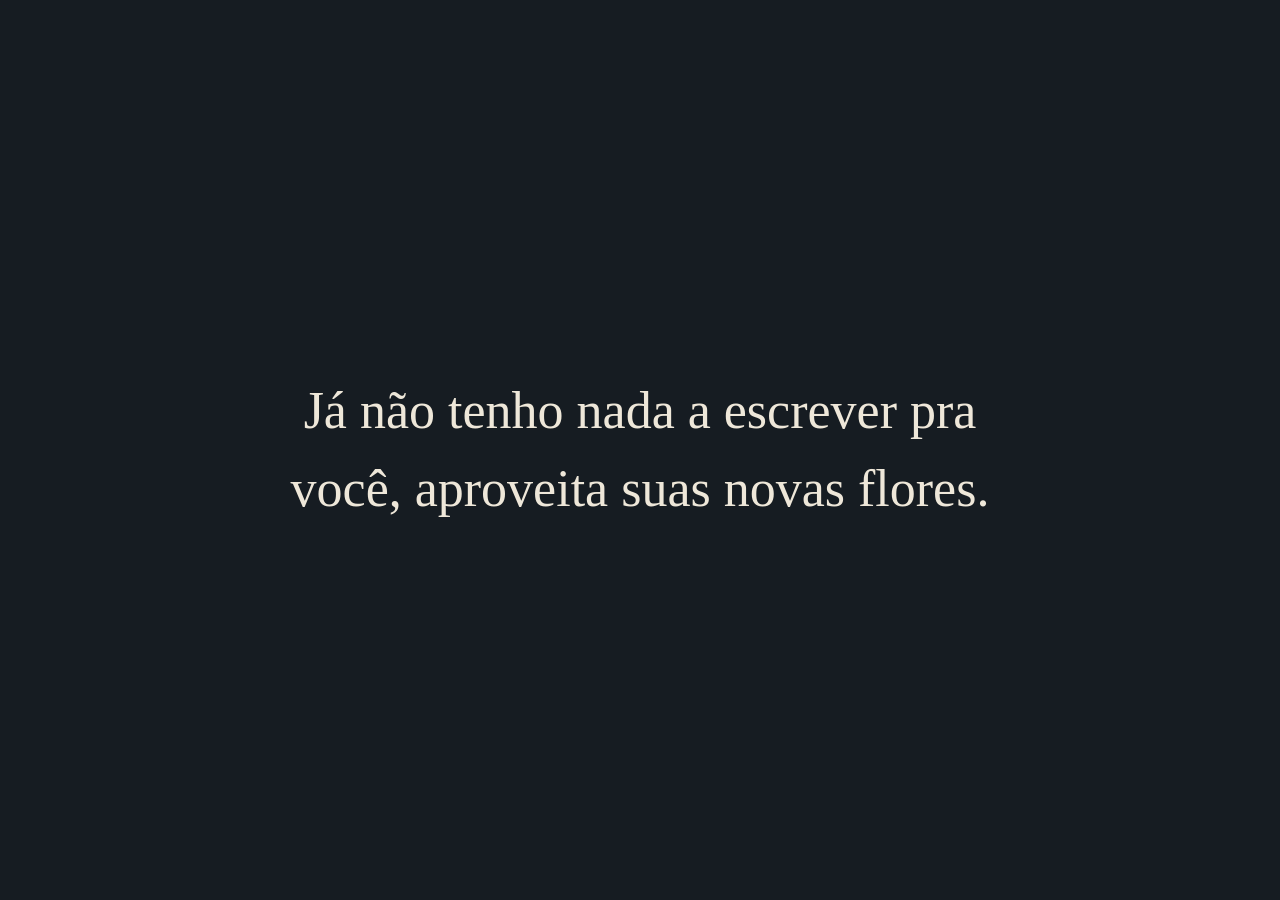
<file: index.html>
<!doctype html>
<html lang="pt-BR">
<head>
  <meta charset="utf-8">
  <meta name="viewport" content="width=device-width, initial-scale=1">
  <meta name="robots" content="noindex, nofollow">
  <meta name="theme-color" content="#161c22">
  <title>Entre linhas</title>
  <style>
    :root { color-scheme: dark; }
    * { box-sizing: border-box; }
    body { margin: 0; background: #161c22; color: #eee7d9; }
    main { min-height: 100vh; min-height: 100svh; display: grid; place-items: center; padding: 40px 24px; }
    h1 { max-width: 820px; margin: 0; font-family: Georgia, 'Times New Roman', serif; font-size: clamp(28px, 4.6vw, 52px); font-weight: 400; line-height: 1.5; text-align: center; text-wrap: balance; }
  </style>
</head>
<body>
  <main><h1>Já não tenho nada a escrever pra você, aproveita suas novas flores.</h1></main>
</body>
</html>
</file>
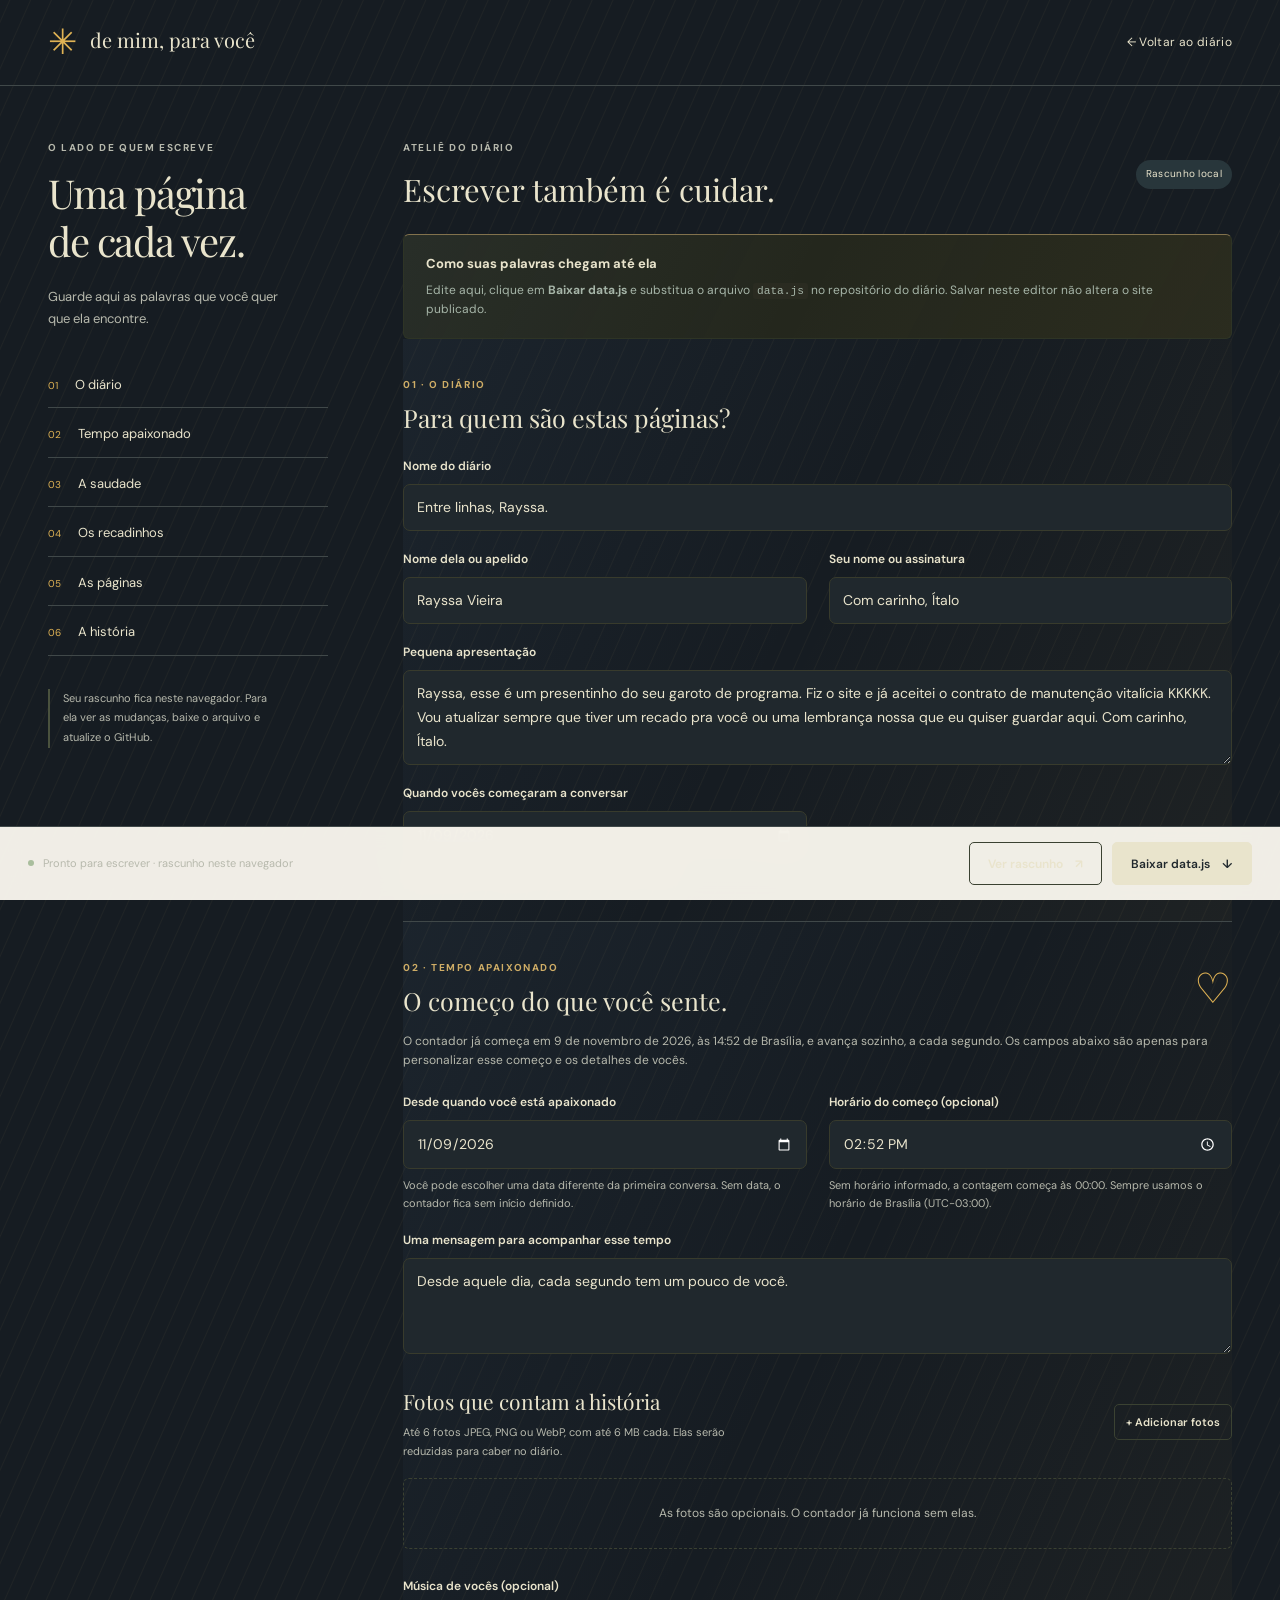
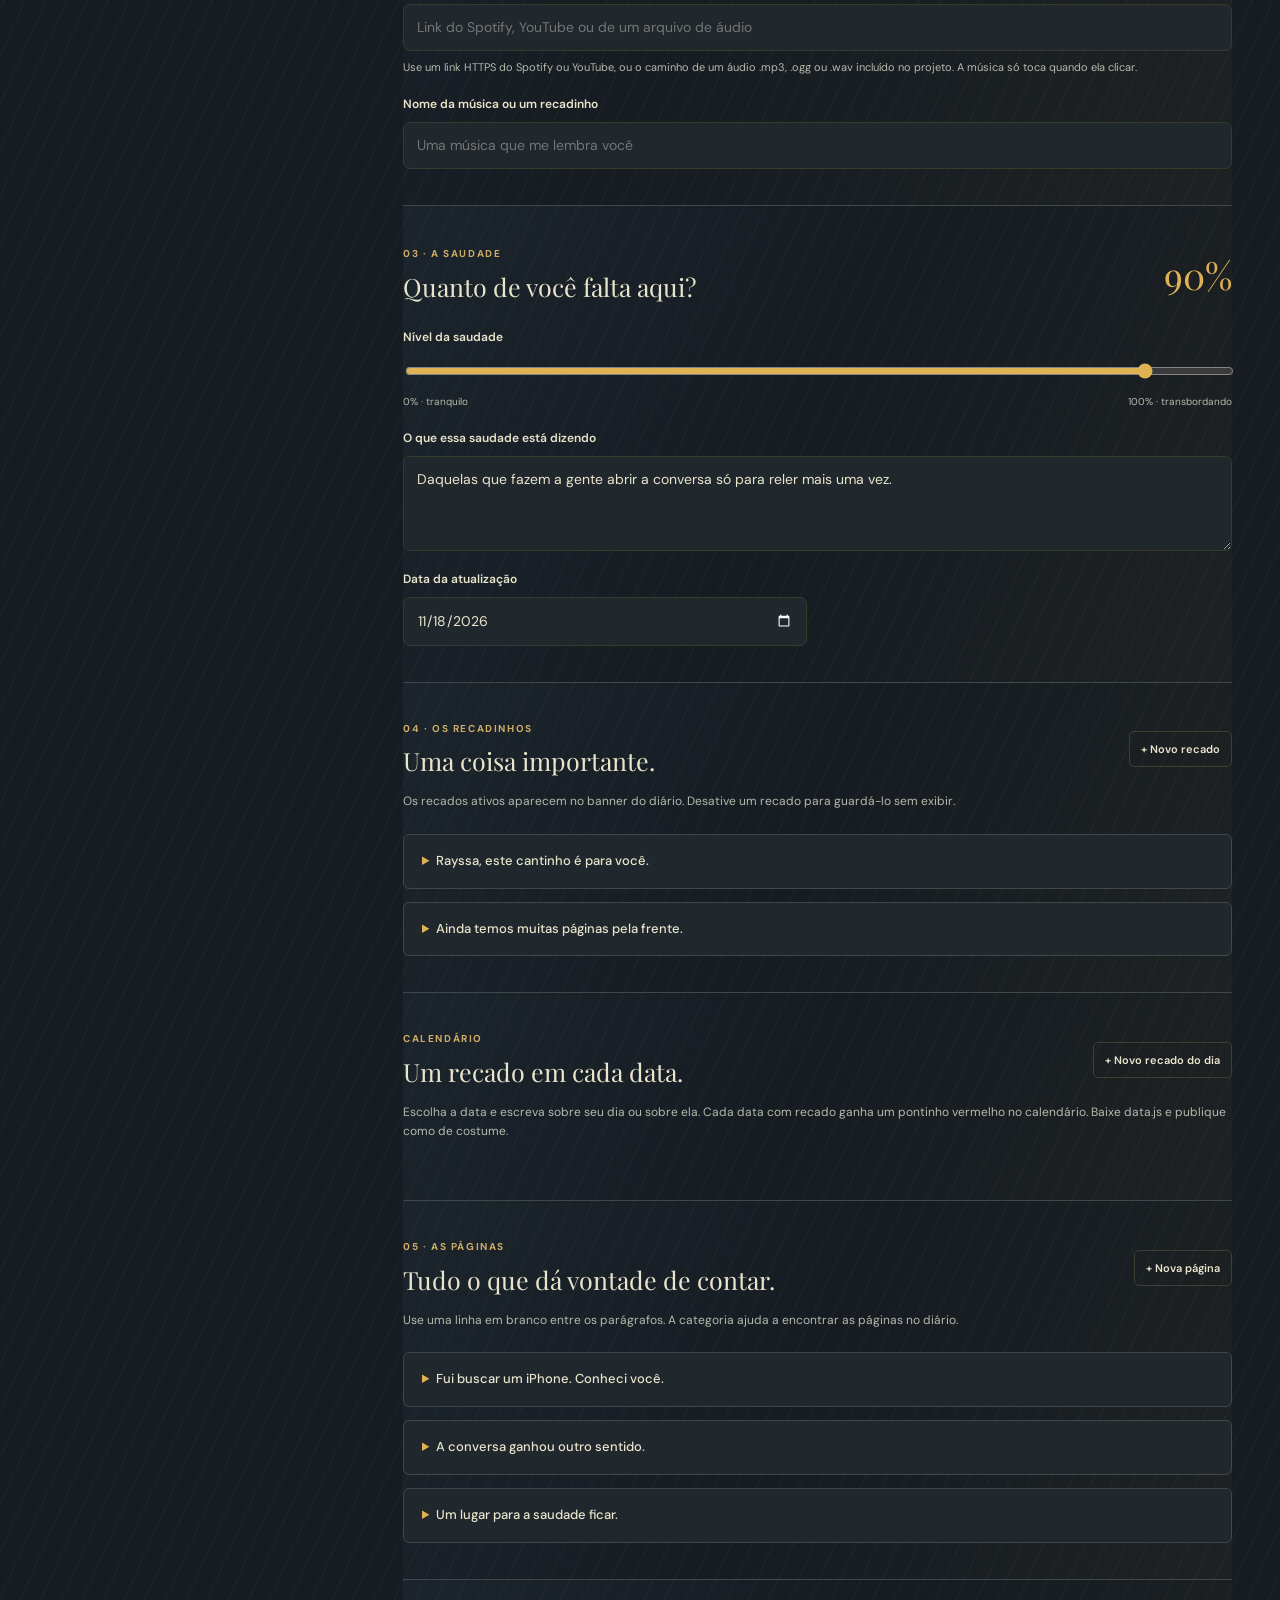
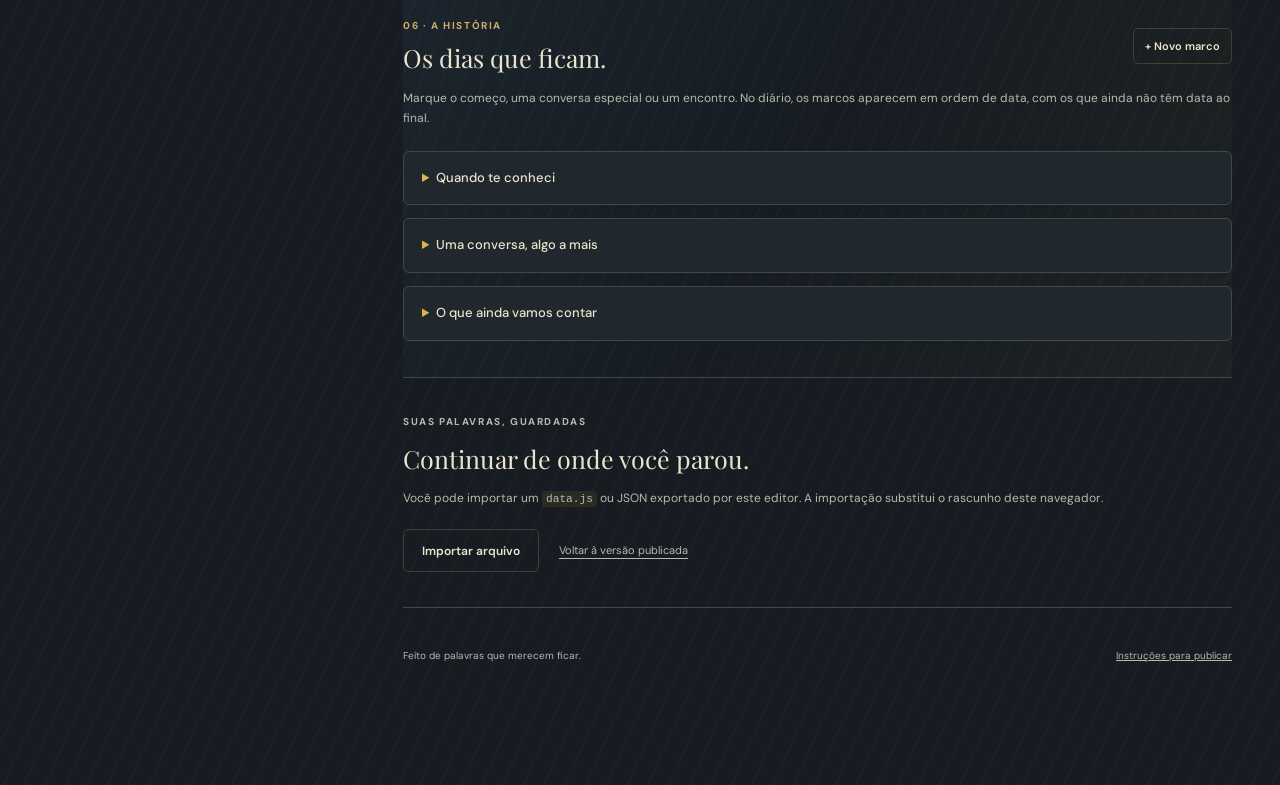
<file: editor.html>
<!doctype html>
<html lang="pt-BR">
<head>
  <meta charset="utf-8">
  <meta name="viewport" content="width=device-width, initial-scale=1">
  <meta name="robots" content="noindex,nofollow">
  <meta name="theme-color" content="#263d35">
  <title>Escrever no diário · Editor</title>
  <link rel="icon" href="assets/flor.svg" type="image/svg+xml">
  <link rel="stylesheet" href="editor.css">
  <script src="data.js?v=recados-2" defer></script>
  <script src="diary-text.js" defer></script>
  <script src="editor.js?v=recados-2" defer></script>
<link rel="stylesheet" href="girassois.css">
</head>
<body>
  <a class="skip-link" href="#principal">Ir para o editor</a>
  <header class="topbar">
    <a class="brand" href="index.html"><span aria-hidden="true">✳</span> de mim, para você</a>
    <a class="back-link" href="index.html">← Voltar ao diário</a>
  </header>
  <div class="editor-layout">
    <aside class="sidebar" aria-label="Navegação do editor">
      <p class="eyebrow">O lado de quem escreve</p>
      <h1>Uma página<br>de cada vez.</h1>
      <p class="sidebar-description">Guarde aqui as palavras que você quer que ela encontre.</p>
      <nav aria-label="Seções do editor">
        <a href="#sobre"><span>01</span> O diário</a>
        <a href="#apaixonado"><span>02</span> Tempo apaixonado</a>
        <a href="#saudade"><span>03</span> A saudade</a>
        <a href="#avisos"><span>04</span> Os recadinhos</a>
        <a href="#paginas"><span>05</span> As páginas</a>
        <a href="#marcos"><span>06</span> A história</a>
      </nav>
      <p class="local-note">Seu rascunho fica neste navegador. Para ela ver as mudanças, baixe o arquivo e atualize o GitHub.</p>
    </aside>
    <main id="principal" tabindex="-1">
      <div class="editor-intro">
        <div><p class="eyebrow">Ateliê do diário</p><h2>Escrever também é cuidar.</h2></div>
        <span class="draft-badge">Rascunho local</span>
      </div>
      <div class="notice">
        <strong>Como suas palavras chegam até ela</strong>
        <p>Edite aqui, clique em <b>Baixar data.js</b> e substitua o arquivo <code>data.js</code> no repositório do diário. Salvar neste editor não altera o site publicado.</p>
      </div>
      <form id="diary-form" autocomplete="off">
        <section class="editor-section" id="sobre" aria-labelledby="sobre-title">
          <div class="section-heading"><div><p class="eyebrow">01 · O diário</p><h2 id="sobre-title">Para quem são estas páginas?</h2></div></div>
          <div class="fields-grid">
            <div class="field full"><label for="site-title">Nome do diário</label><input id="site-title" name="title" maxlength="160" required></div>
            <div class="field"><label for="site-recipient">Nome dela ou apelido</label><input id="site-recipient" name="recipient" maxlength="100" required></div>
            <div class="field"><label for="site-author">Seu nome ou assinatura</label><input id="site-author" name="author" maxlength="100" required></div>
            <div class="field full"><label for="site-subtitle">Pequena apresentação</label><textarea id="site-subtitle" name="subtitle" rows="3" maxlength="600"></textarea></div>
            <div class="field"><label for="site-start">Quando vocês começaram a conversar</label><input id="site-start" name="startDate" type="date"><small>Deixe em branco enquanto não quiser informar a data.</small></div>
          </div>
        </section>
        <section class="editor-section" id="apaixonado" aria-labelledby="love-title">
          <div class="section-heading"><div><p class="eyebrow">02 · Tempo apaixonado</p><h2 id="love-title">O começo do que você sente.</h2></div><span aria-hidden="true" class="love-editor-heart">♡</span></div>
          <p class="section-help">O contador já começa em 9 de novembro de 2026, às 14:52 de Brasília, e avança sozinho, a cada segundo. Os campos abaixo são apenas para personalizar esse começo e os detalhes de vocês.</p>
          <div class="fields-grid">
            <div class="field"><label for="love-start-date">Desde quando você está apaixonado</label><input id="love-start-date" type="date"><small>Você pode escolher uma data diferente da primeira conversa. Sem data, o contador fica sem início definido.</small></div>
            <div class="field"><label for="love-start-time">Horário do começo (opcional)</label><input id="love-start-time" type="time" step="60"><small>Sem horário informado, a contagem começa às 00:00. Sempre usamos o horário de Brasília (UTC−03:00).</small></div>
            <div class="field full"><label for="love-message">Uma mensagem para acompanhar esse tempo</label><textarea id="love-message" rows="3" maxlength="600"></textarea></div>
          </div>
          <div class="love-media-heading"><div><h3>Fotos que contam a história</h3><p>Até 6 fotos JPEG, PNG ou WebP, com até 6 MB cada. Elas serão reduzidas para caber no diário.</p></div><button type="button" class="button secondary small" id="add-love-photos">+ Adicionar fotos</button></div>
          <input id="love-photo-files" type="file" accept="image/jpeg,image/png,image/webp" multiple hidden>
          <div class="love-photo-list" id="love-photos-list"></div>
          <div class="love-music-fields fields-grid">
            <div class="field full"><label for="love-music-url">Música de vocês (opcional)</label><input id="love-music-url" type="text" maxlength="2000" placeholder="Link do Spotify, YouTube ou de um arquivo de áudio"><small>Use um link HTTPS do Spotify ou YouTube, ou o caminho de um áudio .mp3, .ogg ou .wav incluído no projeto. A música só toca quando ela clicar.</small></div>
            <div class="field full"><label for="love-music-title">Nome da música ou um recadinho</label><input id="love-music-title" maxlength="160" placeholder="Uma música que me lembra você"></div>
          </div>
        </section>
        <section class="editor-section" id="saudade" aria-labelledby="saudade-title">
          <div class="section-heading"><div><p class="eyebrow">03 · A saudade</p><h2 id="saudade-title">Quanto de você falta aqui?</h2></div><output id="longing-value" for="longing-level">0%</output></div>
          <div class="field"><label for="longing-level">Nível da saudade</label><input id="longing-level" type="range" min="0" max="100" step="1"><div class="range-labels"><span>0% · tranquilo</span><span>100% · transbordando</span></div></div>
          <div class="fields-grid">
            <div class="field full"><label for="longing-message">O que essa saudade está dizendo</label><textarea id="longing-message" rows="3" maxlength="600"></textarea></div>
            <div class="field"><label for="longing-date">Data da atualização</label><input id="longing-date" type="date" required></div>
          </div>
        </section>
        <section class="editor-section" id="avisos" aria-labelledby="avisos-title">
          <div class="section-heading"><div><p class="eyebrow">04 · Os recadinhos</p><h2 id="avisos-title">Uma coisa importante.</h2></div><button class="button secondary small" type="button" id="add-announcement">+ Novo recado</button></div>
          <p class="section-help">Os recados ativos aparecem no banner do diário. Desative um recado para guardá-lo sem exibir.</p>
          <div id="announcements-list" class="items-list"></div>
        </section>
        <section class="editor-section" id="calendario-editor" aria-labelledby="calendar-editor-title"><div class="section-heading"><div><p class="eyebrow">CALENDÁRIO</p><h2 id="calendar-editor-title">Um recado em cada data.</h2></div><button class="button secondary small" type="button" id="add-calendar-note">+ Novo recado do dia</button></div><p class="section-help">Escolha a data e escreva sobre seu dia ou sobre ela. Cada data com recado ganha um pontinho vermelho no calendário. Baixe data.js e publique como de costume.</p><div id="calendar-notes-list" class="items-list"></div></section>
 <section class="editor-section" id="paginas" aria-labelledby="paginas-title">
          <div class="section-heading"><div><p class="eyebrow">05 · As páginas</p><h2 id="paginas-title">Tudo o que dá vontade de contar.</h2></div><button class="button secondary small" type="button" id="add-entry">+ Nova página</button></div>
          <p class="section-help">Use uma linha em branco entre os parágrafos. A categoria ajuda a encontrar as páginas no diário.</p>
          <div id="entries-list" class="items-list"></div>
          <datalist id="category-options"><option value="O começo"><option value="Pequenos detalhes"><option value="Saudade"><option value="Nós"></datalist>
        </section>
        <section class="editor-section" id="marcos" aria-labelledby="marcos-title">
          <div class="section-heading"><div><p class="eyebrow">06 · A história</p><h2 id="marcos-title">Os dias que ficam.</h2></div><button class="button secondary small" type="button" id="add-milestone">+ Novo marco</button></div>
          <p class="section-help">Marque o começo, uma conversa especial ou um encontro. No diário, os marcos aparecem em ordem de data, com os que ainda não têm data ao final.</p>
          <div id="milestones-list" class="items-list"></div>
        </section>
      </form>
      <section class="file-section" aria-labelledby="files-title">
        <p class="eyebrow">Suas palavras, guardadas</p><h2 id="files-title">Continuar de onde você parou.</h2>
        <p>Você pode importar um <code>data.js</code> ou JSON exportado por este editor. A importação substitui o rascunho deste navegador.</p>
        <div class="file-actions"><button class="button secondary" id="import-button" type="button">Importar arquivo</button><button class="text-button" id="restore-button" type="button">Voltar à versão publicada</button></div>
        <input id="import-file" type="file" accept=".js,.json,application/json,text/javascript" hidden>
      </section>
      <footer class="editor-footer"><span>Feito de palavras que merecem ficar.</span><a href="README.md">Instruções para publicar</a></footer>
    </main>
  </div>
  <div class="savebar">
    <div><span class="save-dot" aria-hidden="true"></span><span id="save-status" role="status" aria-live="polite">Carregando seu diário…</span></div>
    <div class="save-actions"><a class="button secondary" id="preview-button" href="index.html?rascunho=1" target="_blank" rel="noopener">Ver rascunho <span aria-hidden="true">↗</span></a><button class="button primary" id="export-button" type="button">Baixar data.js <span aria-hidden="true">↓</span></button></div>
  </div>
  <div id="toast" class="toast" role="status" aria-live="polite" hidden></div>
</body>
</html>
</file>
<file: editor.css>
@import url('https://fonts.googleapis.com/css2?family=DM+Sans:wght@400;500;600;700&family=Playfair+Display:ital,wght@0,400;0,500;0,600;1,400&display=swap');
:root{--paper:#221f17;--white:#1a1813;--green:#d2e9e1;--muted:#aab3a7;--line:#343527;--rose:#db9180;--pale:#27281d;--font:"DM Sans",system-ui,-apple-system,BlinkMacSystemFont,"Segoe UI",sans-serif;--serif:"Playfair Display",Georgia,serif}
*{box-sizing:border-box}html{scroll-behavior:smooth;scroll-padding-top:100px}body{margin:0;color:var(--green);background:var(--paper);font:14px/1.65 var(--font)}a{color:inherit}button,input,textarea{font:inherit}button,a,input,textarea,summary{touch-action:manipulation}button{cursor:pointer}button:disabled{opacity:.5;cursor:not-allowed}button:focus-visible,a:focus-visible,summary:focus-visible{outline:3px solid var(--rose);outline-offset:5px}input:focus-visible,textarea:focus-visible{outline:2px solid var(--green);outline-offset:2px}input,textarea{width:100%;min-width:0;color:var(--green);background:var(--white);border:1px solid #383b2c;border-radius:7px;padding:11px 13px}textarea{resize:vertical;line-height:1.7}input[type=checkbox]{width:18px;height:18px;accent-color:var(--green);flex:none}input[type=range]{padding:0;accent-color:var(--rose);height:28px;background:transparent;border:0}input[type=date]{min-height:46px}code{font-size:.93em;background:#2a2b21;padding:2px 4px;border-radius:3px}.skip-link{position:absolute;top:-100px;left:16px;background:var(--green);color:white;padding:12px 20px;z-index:20}.skip-link:focus{top:16px}.topbar{height:86px;max-width:1320px;margin:auto;padding:0 48px;display:flex;align-items:center;justify-content:space-between;border-bottom:1px solid var(--line)}.brand{font-family:var(--serif);font-size:20px;text-decoration:none}.brand span{display:inline-block;color:var(--rose);font-family:Georgia,serif;font-size:35px;vertical-align:middle;margin-right:8px}.back-link{text-decoration:none;font-size:12px;letter-spacing:.03em}.editor-layout{max-width:1320px;display:grid;grid-template-columns:280px minmax(0,1fr);gap:75px;padding:54px 48px 120px;margin:auto}.sidebar{align-self:start;position:sticky;top:35px}.eyebrow{text-transform:uppercase;letter-spacing:.16em;font-size:10px;font-weight:700;margin:0 0 12px;color:var(--muted)}h1,h2,h3,p{margin-top:0}h1,h2,h3{font-family:var(--serif);font-weight:400}h1{font-size:40px;line-height:1.22;letter-spacing:-.035em;margin-bottom:20px}.sidebar-description{color:var(--muted);max-width:230px;font-size:13px}.sidebar nav{margin:33px 0;display:grid;gap:3px}.sidebar nav a{text-decoration:none;border-bottom:1px solid var(--line);padding:12px 0;font-size:13px}.sidebar nav a span{font-size:10px;color:var(--rose);padding-right:14px}.sidebar nav a:hover{color:var(--rose)}.local-note{font-size:11px;line-height:1.8;color:var(--muted);max-width:225px;border-left:2px solid #4a523e;padding-left:13px}.editor-intro{display:flex;justify-content:space-between;align-items:center;gap:20px;margin-bottom:25px}.editor-intro h2{font-size:31px;line-height:1.3;margin-bottom:0}.draft-badge{white-space:nowrap;font-size:10px;letter-spacing:.03em;background:var(--pale);padding:6px 10px;border-radius:30px}.notice{padding:18px 22px;background:#24271d;border:1px solid #2e3425;border-radius:6px;font-size:12px}.notice strong{font-size:13px}.notice p{margin:6px 0 0;color:#a6b5a8}.editor-section{padding:38px 0 36px;border-bottom:1px solid var(--line);scroll-margin-top:25px}.section-heading{display:flex;justify-content:space-between;align-items:center;gap:18px;margin-bottom:23px}.section-heading h2,.file-section h2{font-size:25px;line-height:1.35;margin:0}.section-heading .eyebrow{margin-bottom:7px}.section-help{color:var(--muted);font-size:12px;margin-top:-9px;margin-bottom:22px}.fields-grid{display:grid;grid-template-columns:repeat(2,minmax(0,1fr));gap:19px 22px}.field{display:flex;flex-direction:column;gap:7px;margin-bottom:18px}.fields-grid .field{margin-bottom:0}.field.full{grid-column:1/-1}label{font-size:12px;font-weight:600}.field small{font-size:11px;color:var(--muted);font-weight:400}.check-field{display:flex;align-items:center;gap:10px;margin-top:21px;font-size:12px;font-weight:400}.range-labels{display:flex;justify-content:space-between;font-size:10px;color:var(--muted)}#longing-value{font-family:var(--serif);font-size:37px;color:var(--rose)}.button{display:inline-flex;align-items:center;justify-content:center;gap:12px;min-height:43px;padding:10px 18px;border:1px solid var(--green);border-radius:5px;font-size:12px;font-weight:600;text-decoration:none;line-height:1.5;background:none;white-space:nowrap}.button.primary{background:var(--green);color:var(--white)}.button.primary:hover{background:#d0ece1}.button.secondary{background:transparent;color:var(--green);border-color:#3b4232}.button.secondary:hover{background:var(--pale)}.button.small{min-height:36px;padding:7px 11px;font-size:11px}.text-button{border:0;background:transparent;color:var(--muted);text-decoration:underline;text-underline-offset:4px;font-size:11px;padding:8px 0}.text-button:hover{color:var(--rose)}.items-list{display:grid;gap:13px}.item-editor{background:var(--white);border:1px solid var(--line);border-radius:6px;overflow:clip}.item-editor summary{padding:16px 18px;cursor:pointer;font-size:13px;line-height:1.6;font-weight:500}.item-editor summary::marker{color:var(--rose)}.item-editor[open] summary{border-bottom:1px solid var(--line)}.item-body{padding:22px 18px 15px}.item-body .fields-grid{gap:17px}.item-body .field{margin-bottom:17px}.item-body .fields-grid .field{margin-bottom:0}.item-body>.field:last-of-type{margin-bottom:0}.item-footer{margin-top:18px;padding-top:12px;border-top:1px solid var(--line);display:flex;align-items:center;justify-content:space-between;gap:14px}.item-footer .check-field{margin:0}.delete-button{color:#d99482;font-size:11px;border:0;background:transparent;padding:7px;text-decoration:underline;text-underline-offset:3px}.empty-list{padding:25px 18px;border:1px dashed #3b4131;border-radius:6px;color:var(--muted);text-align:center;font-size:12px}.file-section{padding:36px 0 0}.file-section>p:not(.eyebrow){font-size:12px;color:var(--muted);margin:13px 0 20px}.file-actions{display:flex;align-items:center;flex-wrap:wrap;gap:20px}.editor-footer{padding-top:40px;margin-top:35px;border-top:1px solid var(--line);display:flex;justify-content:space-between;gap:15px;font-size:10px;color:var(--muted)}.savebar{position:fixed;bottom:0;left:0;right:0;padding:15px max(26px,calc((100vw - 1224px)/2));display:flex;align-items:center;justify-content:space-between;gap:25px;border-top:1px solid var(--line);background:rgba(248,245,237,.97);z-index:10;backdrop-filter:blur(12px)}.savebar>div:first-child{display:flex;align-items:center;gap:9px;font-size:11px;color:var(--muted)}.save-dot{width:6px;height:6px;border-radius:50%;background:#a9be9d;flex:none}.save-actions{display:flex;align-items:center;gap:10px}.toast{position:fixed;bottom:92px;left:50%;transform:translateX(-50%);width:max-content;max-width:calc(100vw - 32px);padding:13px 21px;border:1px solid #383b2c;border-radius:6px;background:var(--green);color:var(--white);box-shadow:0 5px 25px #d2e9e120;font-size:12px;z-index:12}.toast[hidden]{display:none}
.love-editor-heart{font-family:Georgia,serif;font-size:42px;color:var(--rose);line-height:1}.love-media-heading{display:flex;justify-content:space-between;align-items:center;gap:24px;margin:30px 0 17px}.love-media-heading h3{font-size:21px;margin:0 0 5px}.love-media-heading p{font-size:11px;line-height:1.7;color:var(--muted);margin:0;max-width:370px}.love-photo-list{display:grid;gap:14px}.love-photo-list .empty-list{margin:0}.love-photo-card{display:grid;grid-template-columns:110px minmax(0,1fr);gap:19px;align-items:center;background:var(--white);border:1px solid var(--line);border-radius:7px;padding:13px}.love-photo-card>img{display:block;width:110px;height:110px;object-fit:cover;border-radius:4px}.love-photo-fields{min-width:0}.love-photo-fields .field{margin-bottom:5px}.love-photo-fields .delete-button{padding-left:0}.love-music-fields{margin-top:28px}input[type=time]{min-height:46px}
@media(min-width:1500px){.editor-layout{gap:100px}}@media(max-width:1000px){.editor-layout{grid-template-columns:210px minmax(0,1fr);gap:40px;padding:40px 30px 120px}.topbar{padding:0 30px}h1{font-size:34px}.editor-intro{align-items:flex-start;flex-direction:column;gap:12px}.editor-intro h2{font-size:29px}.draft-badge{font-size:9px}}@media(max-width:760px){.editor-layout{display:block;padding:28px 22px 150px}.topbar{padding:0 22px;height:74px}.brand{font-size:16px}.brand span{font-size:29px;margin-right:4px}.back-link{font-size:10px}.sidebar{position:static;margin-bottom:35px}.sidebar h1,.sidebar-description,.sidebar .eyebrow,.local-note{display:none}.sidebar nav{display:flex;flex-wrap:wrap;gap:0 17px;margin:0}.sidebar nav a{padding:8px 0;font-size:11px;border-bottom:0}.sidebar nav a span{padding-right:5px;font-size:9px}.editor-intro{flex-direction:row;align-items:flex-start;gap:12px}.editor-intro h2{font-size:27px}.draft-badge{margin-top:4px}.section-heading h2,.file-section h2{font-size:24px}.section-heading{gap:10px}.section-heading .button{white-space:normal;text-align:center;max-width:125px}.fields-grid{gap:16px}.savebar{padding:12px 20px;flex-direction:column;gap:10px;align-items:stretch}.savebar>div:first-child{justify-content:center;font-size:10px}.save-actions{display:grid;grid-template-columns:1fr 1fr}.save-actions .button{padding:10px 8px;font-size:11px;min-height:41px}.toast{bottom:127px}.editor-footer{font-size:10px;flex-direction:column;gap:10px}.notice{padding:16px;font-size:11px}.item-body{padding:19px 15px 13px}.section-help{font-size:11px}.love-media-heading{gap:15px}.love-media-heading p{font-size:10px}.love-photo-card{grid-template-columns:85px minmax(0,1fr);gap:14px}.love-photo-card>img{width:85px;height:100px}}@media(max-width:420px){.fields-grid{grid-template-columns:1fr}.field.full{grid-column:auto}.editor-intro{flex-direction:column;gap:9px}.editor-intro h2{font-size:28px}.draft-badge{margin-top:0}.section-heading h2{font-size:22px}.section-heading .eyebrow{font-size:9px}.item-footer{align-items:flex-start}.love-media-heading{align-items:flex-start;flex-direction:column;gap:12px}.love-photo-card{grid-template-columns:1fr}.love-photo-card>img{width:100%;height:180px}}@media(prefers-reduced-motion:reduce){html{scroll-behavior:auto}}

:root{color-scheme:dark}.skip-link{color:var(--paper)}
</file>
<file: girassois.css>
:root{--paper:#161c22;--white:#20282d;--ink:#f1e8ce;--green:#e9e4cc;--muted:#b7b9ad;--line:#404849;--rose:#dfb254;--sage:#293737;--pale:#28363b}
body{background-color:var(--paper);background-image:repeating-linear-gradient(114deg,transparent 0 8px,#b29b6010 9px,transparent 10px 19px)}
.postcard{background:radial-gradient(ellipse at 48% 40%,#37413c,#242f35 73%);border-color:#646444}.bouquet{object-fit:contain}
.section-heading .eyebrow,.editor-section .eyebrow{color:#cfad66}.section-heading h2 em{color:#e0b459}
.section-heading::first-letter{color:inherit}
.entry,.notice,.longing-meter,.love-card,.calendar-panel,.calendar-reading,.editor-section,.our-photos-empty{border-top-color:#82724d;background-image:linear-gradient(117deg,#577ba115,transparent 48%,#ba933a0c)}
.chapter-divider,.footer,.calendar-toolbar{border-color:#665c42}.calendar-day[aria-pressed=true]{background:#3a5669}.calendar-day[aria-current]{border-color:#cba957}
.header nav a:after{background:#d8b251}.header .brand img{filter:sepia(.5) saturate(1.4)}.calendar-dot,.calendar-legend i{background:#ff595f}

.hero .calendar-cta {background:#e9bd62;color:#212622;border-color:#e9bd62}
.hero .calendar-cta:hover {background:#f5cf80}
.diary-guide {max-width:410px;margin-top:16px;font-size:14px;color:var(--ink)}
.diary-guide summary {cursor:pointer;width:fit-content;text-decoration:underline;text-underline-offset:4px}
.diary-guide ol {padding:16px 22px 16px 38px;background:#202a30;border-left:2px solid #bb944b}
.diary-guide li+li {margin-top:10px}
.diary-guide a {color:#f0c56d}
#calendario {border-top:2px solid #c99e4e;scroll-margin-top:18px}
#calendario .calendar-panel {border-color:#9c804b;box-shadow:0 8px 32px #10141b66}
</file>
